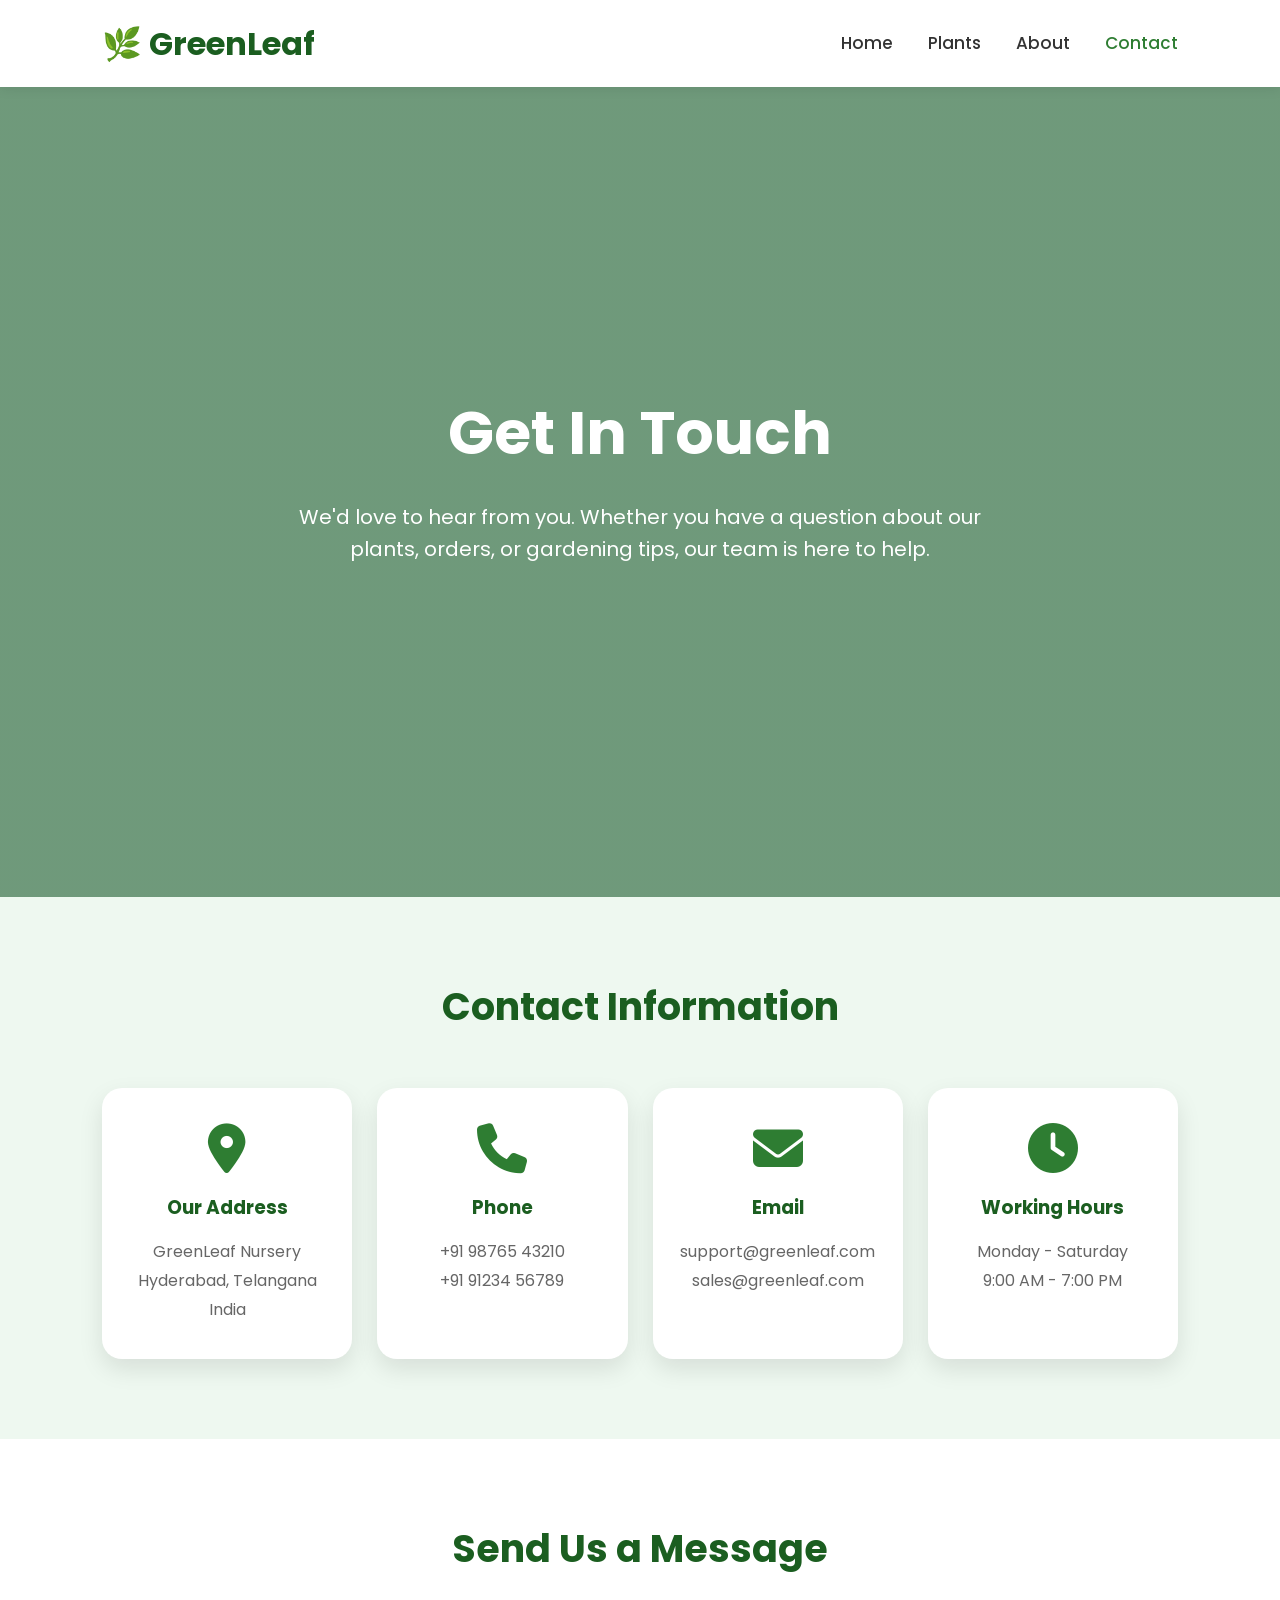
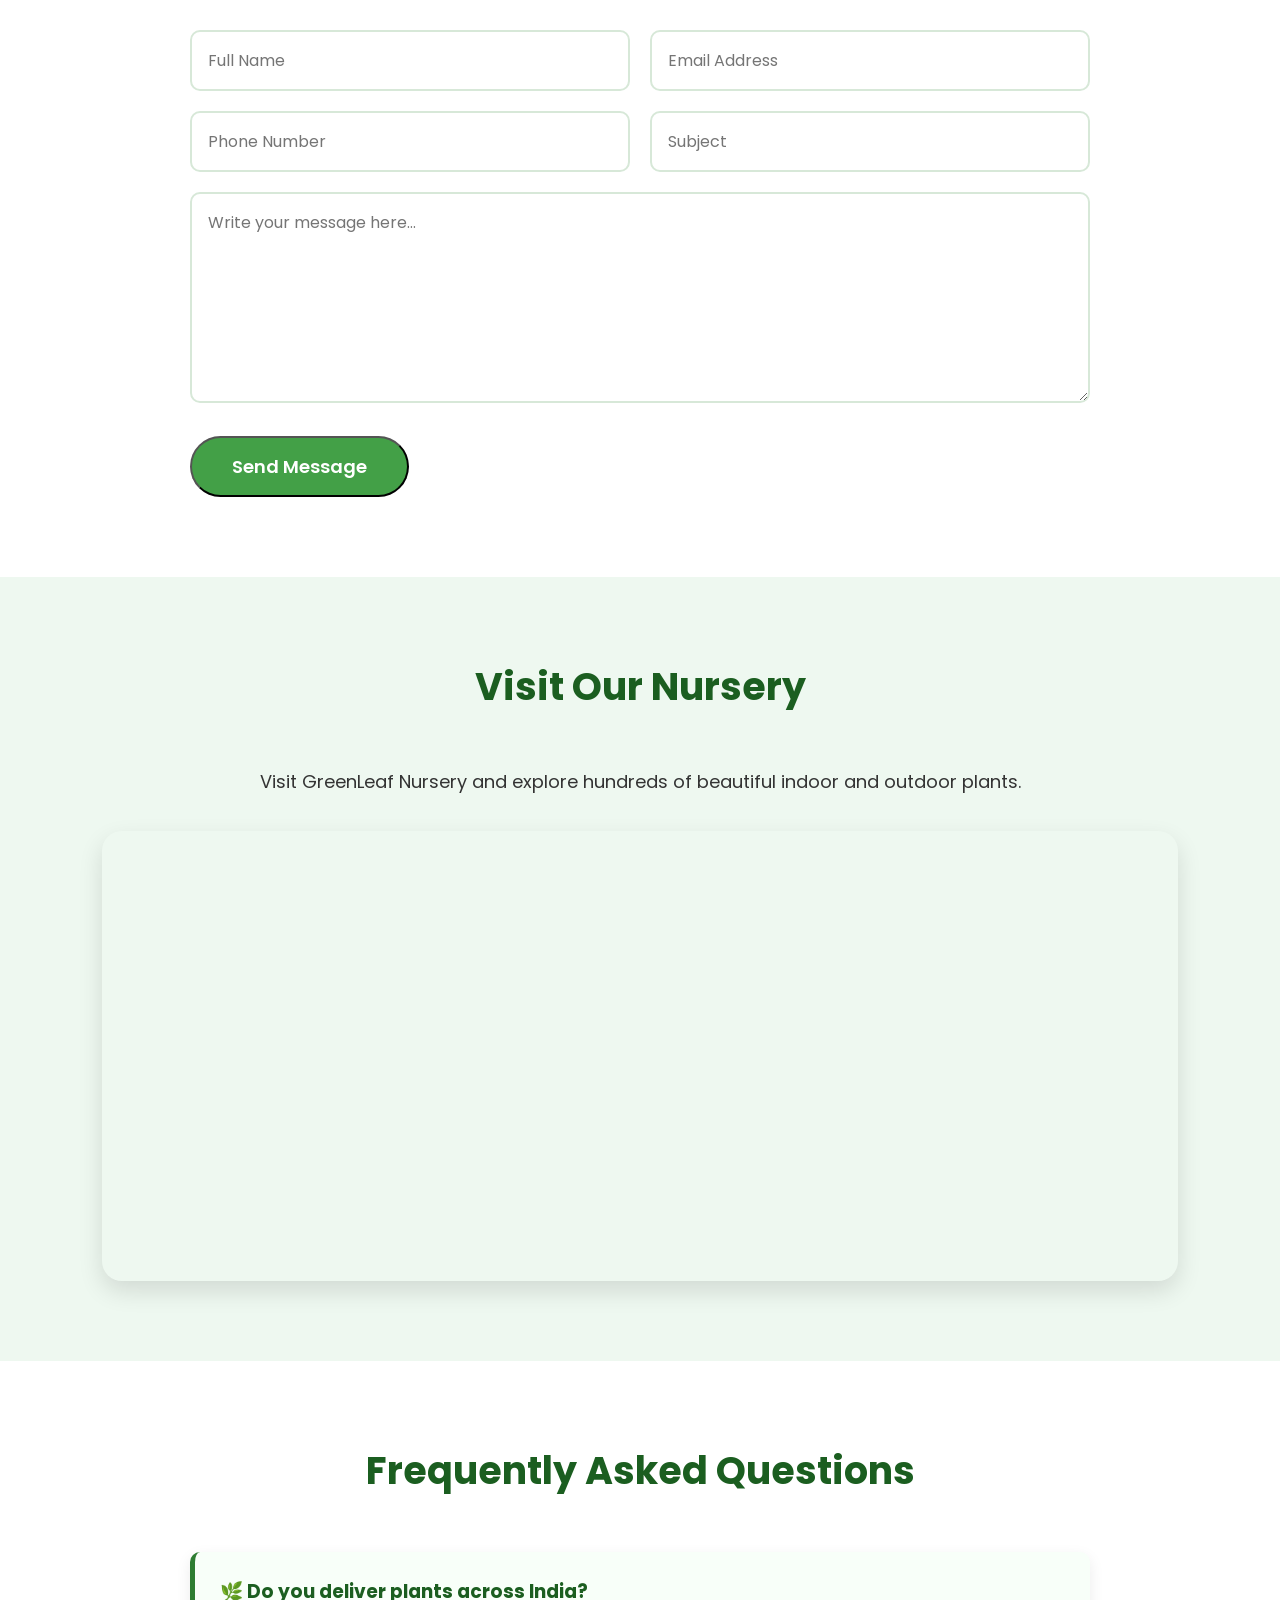
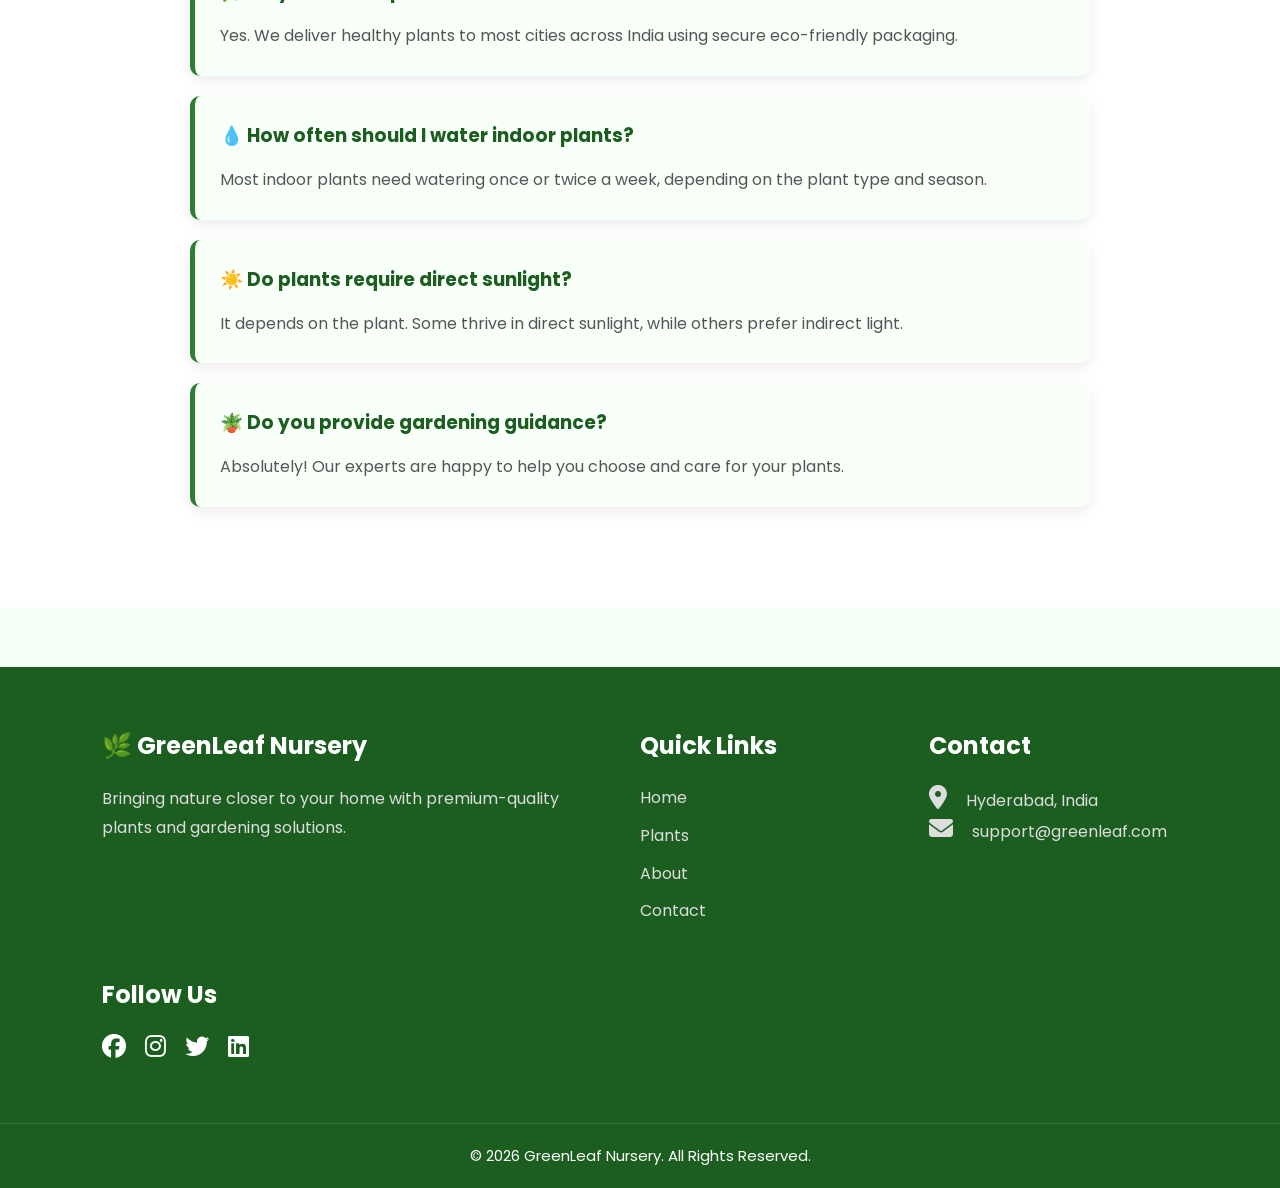
<file: contact.html>
<!DOCTYPE html>
<html lang="en">

<head>

    <meta charset="UTF-8">
    <meta name="viewport" content="width=device-width, initial-scale=1.0">

    <title>Contact Us | GreenLeaf Nursery</title>

    <link rel="stylesheet" href="css/style.css">
    <link rel="stylesheet" href="css/responsive.css">

    <link rel="stylesheet"
    href="https://cdnjs.cloudflare.com/ajax/libs/font-awesome/6.7.2/css/all.min.css">

</head>

<body>

<!-- ================= NAVBAR ================= -->

<header>

    <nav class="navbar">

        <div class="logo">
            🌿 GreenLeaf
        </div>

        <ul class="nav-links">

            <li><a href="index.html">Home</a></li>

            <li><a href="products.html">Plants</a></li>

            <li><a href="about.html">About</a></li>

            <li><a href="contact.html" class="active">Contact</a></li>

        </ul>

        <div class="menu-btn">
            <i class="fa-solid fa-bars"></i>
        </div>

    </nav>

</header>

<!-- ================= HERO ================= -->

<section class="hero">

    <div class="hero-content">

        <h1>Get In Touch</h1>

        <p>

            We'd love to hear from you.
            Whether you have a question about our plants,
            orders, or gardening tips, our team is here to help.

        </p>

    </div>

</section>

<!-- ================= CONTACT INFORMATION ================= -->

<section class="contact-info">

    <h2>Contact Information</h2>

    <div class="contact-info-container">

        <div class="contact-card">

            <i class="fa-solid fa-location-dot"></i>

            <h3>Our Address</h3>

            <p>

                GreenLeaf Nursery<br>
                Hyderabad, Telangana<br>
                India

            </p>

        </div>

        <div class="contact-card">

            <i class="fa-solid fa-phone"></i>

            <h3>Phone</h3>

            <p>

                +91 98765 43210<br>
                +91 91234 56789

            </p>

        </div>

        <div class="contact-card">

            <i class="fa-solid fa-envelope"></i>

            <h3>Email</h3>

            <p>

                support@greenleaf.com<br>
                sales@greenleaf.com

            </p>

        </div>

        <div class="contact-card">

            <i class="fa-solid fa-clock"></i>

            <h3>Working Hours</h3>

            <p>

                Monday - Saturday<br>
                9:00 AM - 7:00 PM

            </p>

        </div>

    </div>

</section>

<!-- ================= CONTACT FORM ================= -->

<section class="contact-form-section">

    <h2>Send Us a Message</h2>

    <div class="contact-form-container">

        <form id="contactForm">

            <div class="form-row">

                <input
                type="text"
                id="name"
                placeholder="Full Name"
                required>

                <input
                type="email"
                id="email"
                placeholder="Email Address"
                required>

            </div>

            <div class="form-row">

                <input
                type="tel"
                id="phone"
                placeholder="Phone Number"
                required>

                <input
                type="text"
                id="subject"
                placeholder="Subject"
                required>

            </div>

            <textarea
            id="message"
            rows="7"
            placeholder="Write your message here..."
            required></textarea>

            <button type="submit" class="btn">

                Send Message

            </button>

        </form>

    </div>

</section>


<!-- ================= LOCATION ================= -->

<section class="location">

    <h2>Visit Our Nursery</h2>

    <p class="location-text">

        Visit GreenLeaf Nursery and explore hundreds of beautiful
        indoor and outdoor plants.

    </p>

    <div class="map-container">

        <iframe
        src="https://www.google.com/maps?q=Hyderabad&output=embed"
        loading="lazy">
        </iframe>

    </div>

</section>

<!-- ================= FAQ ================= -->

<section class="faq">

    <h2>Frequently Asked Questions</h2>

    <div class="faq-container">

        <div class="faq-item">

            <h3>🌿 Do you deliver plants across India?</h3>

            <p>
                Yes. We deliver healthy plants to most cities across India
                using secure eco-friendly packaging.
            </p>

        </div>

        <div class="faq-item">

            <h3>💧 How often should I water indoor plants?</h3>

            <p>
                Most indoor plants need watering once or twice a week,
                depending on the plant type and season.
            </p>

        </div>

        <div class="faq-item">

            <h3>☀️ Do plants require direct sunlight?</h3>

            <p>
                It depends on the plant. Some thrive in direct sunlight,
                while others prefer indirect light.
            </p>

        </div>

        <div class="faq-item">

            <h3>🪴 Do you provide gardening guidance?</h3>

            <p>
                Absolutely! Our experts are happy to help you choose
                and care for your plants.
            </p>

        </div>

    </div>

</section>

<!-- ================= FOOTER ================= -->

<footer>

<div class="footer-container">

<div>

<h3>🌿 GreenLeaf Nursery</h3>

<p>
Bringing nature closer to your home with premium-quality plants and gardening solutions.
</p>

</div>

<div>

<h3>Quick Links</h3>

<a href="index.html">Home</a>
<a href="products.html">Plants</a>
<a href="about.html">About</a>
<a href="contact.html">Contact</a>

</div>

<div>

<h3>Contact</h3>

<p><i class="fa-solid fa-location-dot"></i> Hyderabad, India</p>

<p><i class="fa-solid fa-envelope"></i> support@greenleaf.com</p>

</div>

<div>

<h3>Follow Us</h3>

<i class="fab fa-facebook"></i>
<i class="fab fa-instagram"></i>
<i class="fab fa-twitter"></i>
<i class="fab fa-linkedin"></i>

</div>

</div>

<p class="copyright">

© 2026 GreenLeaf Nursery. All Rights Reserved.

</p>

</footer>

<script src="js/script.js"></script>

</body>

</html>
</file>
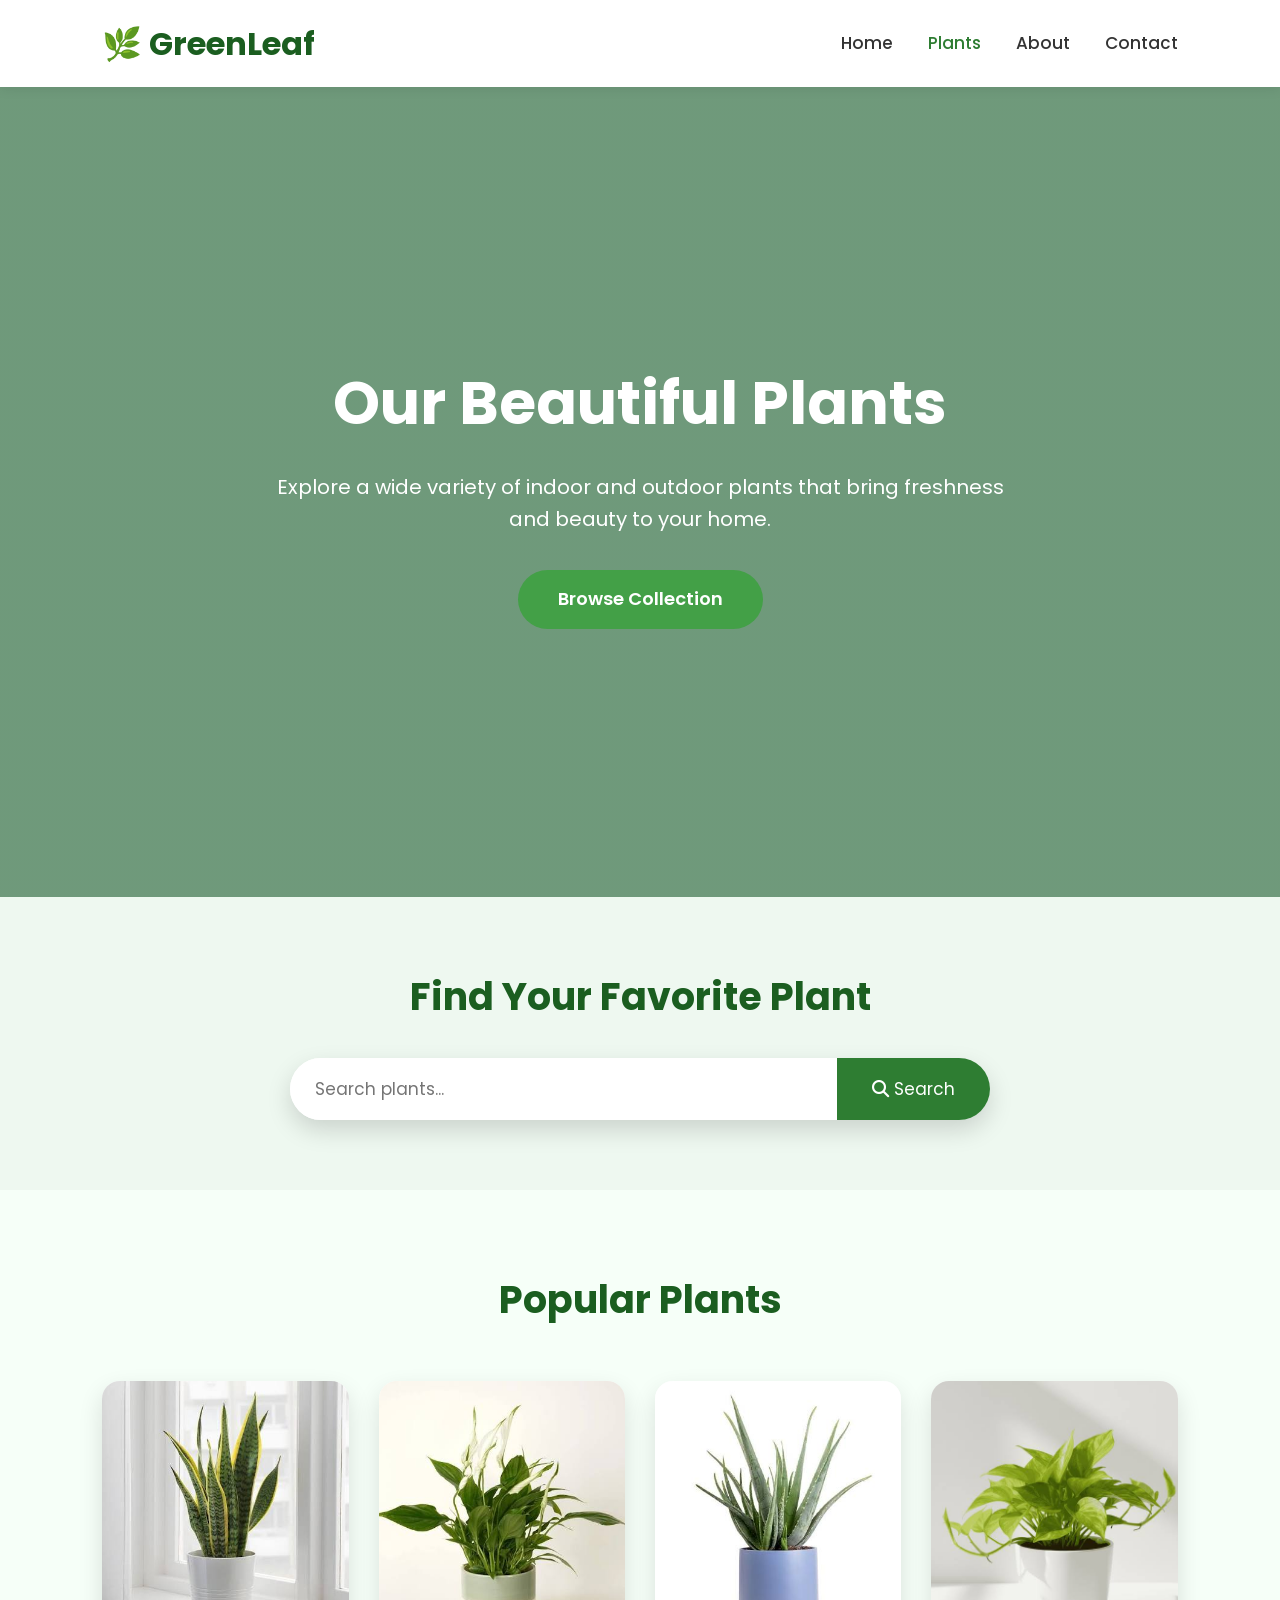
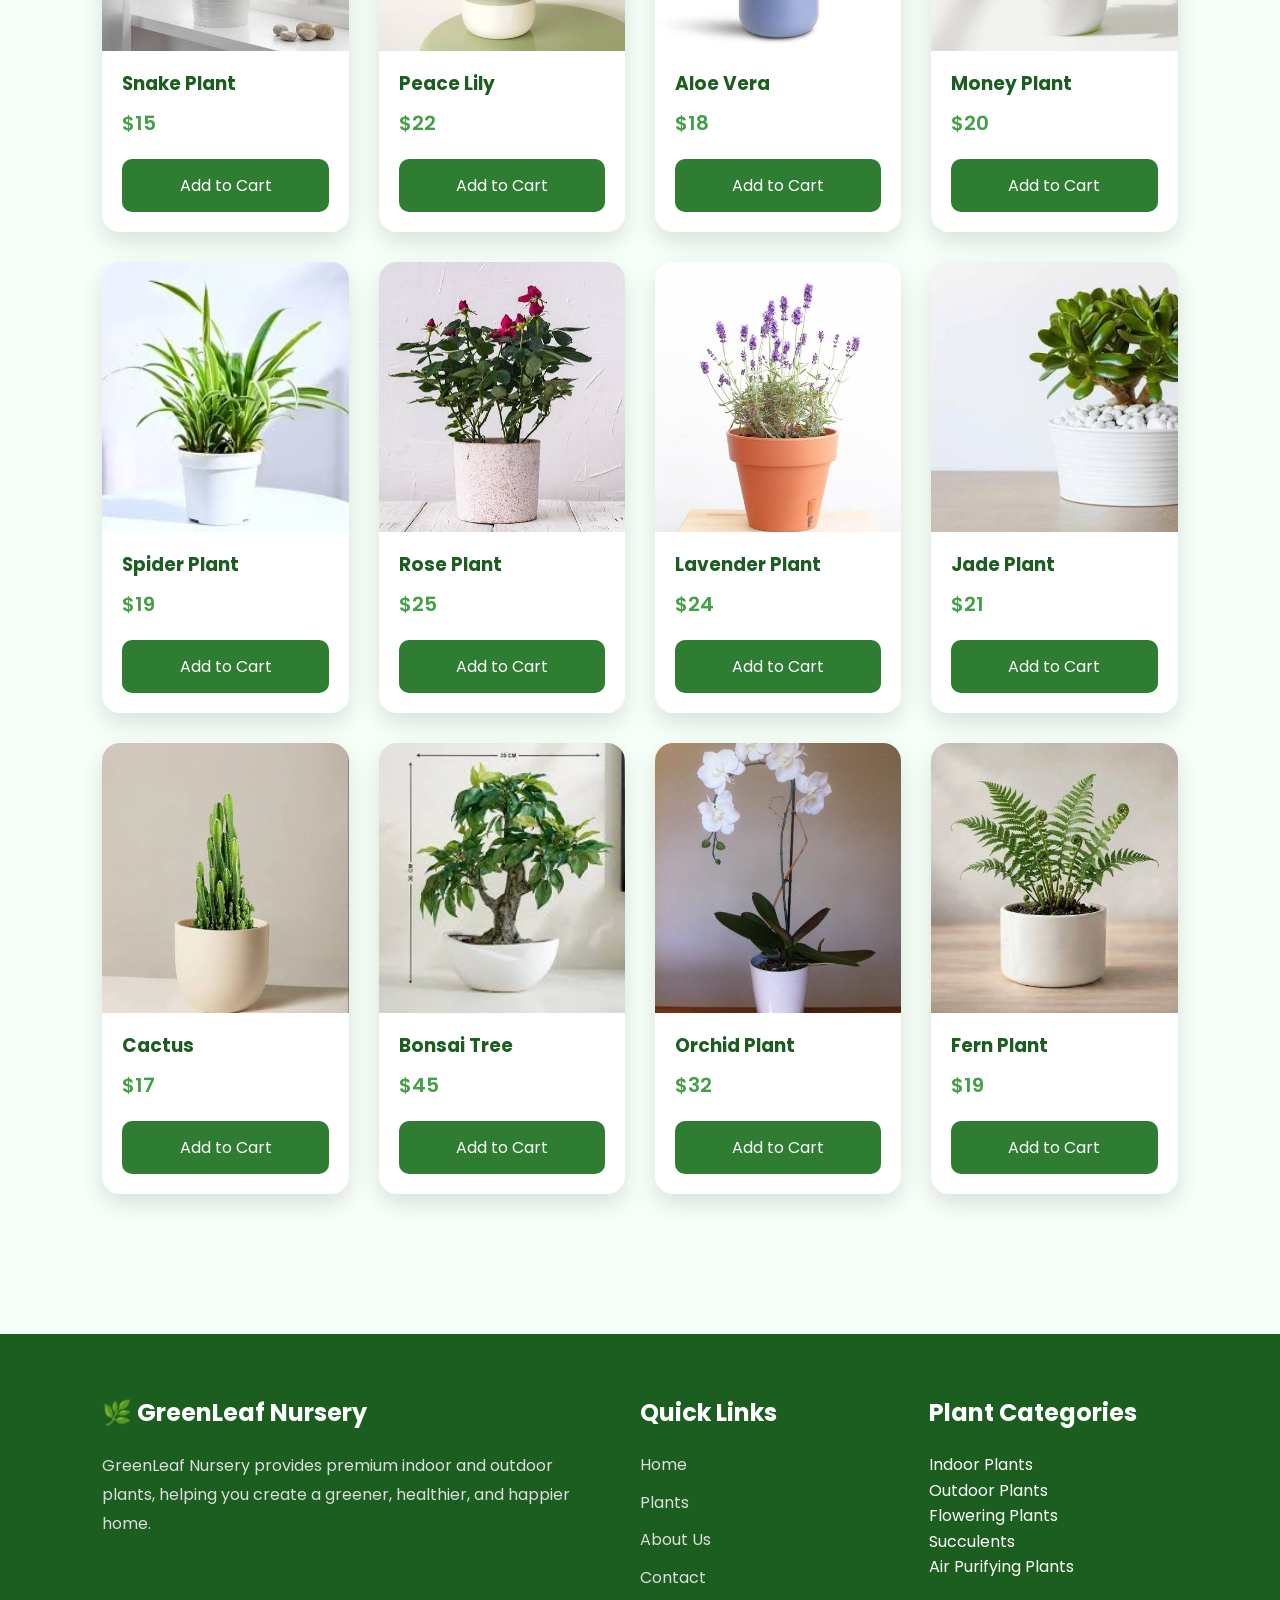
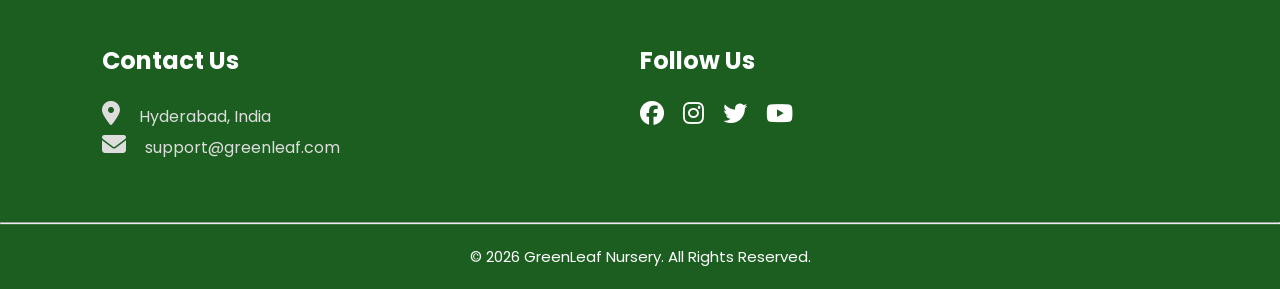
<file: products.html>
<!DOCTYPE html>
<html lang="en">

<head>

    <meta charset="UTF-8">
    <meta name="viewport" content="width=device-width, initial-scale=1.0">

    <title>GreenLeaf Nursery | Plants</title>

    <link rel="stylesheet" href="css/style.css">
    <link rel="stylesheet" href="css/responsive.css">

    <link rel="stylesheet"
    href="https://cdnjs.cloudflare.com/ajax/libs/font-awesome/6.7.2/css/all.min.css">

</head>

<body>

<!-- ================= NAVBAR ================= -->

<header>

<nav class="navbar">

<div class="logo">
🌿 GreenLeaf
</div>

<ul class="nav-links">

<li><a href="index.html">Home</a></li>

<li><a href="products.html" class="active">Plants</a></li>

<li><a href="about.html">About</a></li>

<li><a href="contact.html">Contact</a></li>

</ul>

<div class="menu-btn">
<i class="fa-solid fa-bars"></i>
</div>

</nav>

</header>

<!-- ================= HERO ================= -->

<section class="hero">

<div class="hero-content">

<h1>Our Beautiful Plants</h1>

<p>

Explore a wide variety of indoor and outdoor plants that
bring freshness and beauty to your home.

</p>

<a href="#plants" class="btn">
Browse Collection
</a>

</div>

</section>

<!-- ================= SEARCH ================= -->

<section class="products-search">

<h2>Find Your Favorite Plant</h2>

<div class="search-box">

<input
type="text"
id="searchInput"
placeholder="Search plants...">

<button id="searchBtn">

<i class="fa-solid fa-magnifying-glass"></i>

Search

</button>

</div>

</section>

<!-- ================= PRODUCTS ================= -->

<section class="featured" id="plants">

<h2>Popular Plants</h2>

<div class="plant-grid">

<!-- Card 1 -->

<div class="plant-card">

<img src="images/snake-plant.jfif" alt="Snake Plant">

<h3>Snake Plant</h3>

<p>$15</p>

<button>Add to Cart</button>

</div>

<!-- Card 2 -->

<div class="plant-card">

<img src="images/peace-lily.jfif" alt="Peace Lily">

<h3>Peace Lily</h3>

<p>$22</p>

<button>Add to Cart</button>

</div>

<!-- Card 3 -->

<div class="plant-card">

<img src="images/aloe-vera.jfif" alt="Aloe Vera">

<h3>Aloe Vera</h3>

<p>$18</p>

<button>Add to Cart</button>

</div>

<!-- Card 4 -->

<div class="plant-card">

    <img src="images/money-plant.jfif" alt="Money Plant">

<h3>Money Plant</h3>

<p>$20</p>

<button>Add to Cart</button>

</div>

<!-- Card 5 -->

<div class="plant-card">

<img src="images/spider-plant.jfif" alt="Spider Plant">

<h3>Spider Plant</h3>

<p>$19</p>

<button>Add to Cart</button>

</div>

<!-- Card 6 -->

<div class="plant-card">

    <img src="images/rose-plant.jfif" alt="Rose Plant">

<h3>Rose Plant</h3>

<p>$25</p>

<button>Add to Cart</button>

</div>

<!-- ================= Card 7 ================= -->

<div class="plant-card">

    <img src="images/lavender-plant.jfif" alt="Lavender Plant">

    <h3>Lavender Plant</h3>

    <p>$24</p>

    <button>Add to Cart</button>

</div>

<!-- ================= Card 8 ================= -->

<div class="plant-card">

    <img src="images/jade-plant.jfif" alt="Jade Plant">

    <h3>Jade Plant</h3>

    <p>$21</p>

    <button>Add to Cart</button>

</div>

<!-- ================= Card 9 ================= -->

<div class="plant-card">

    <img src="images/cactus-plant.jfif" alt="Cactus">

    <h3>Cactus</h3>

    <p>$17</p>

    <button>Add to Cart</button>

</div>

<!-- ================= Card 10 ================= -->

<div class="plant-card">

    <img src="images/bonsai-plant.jfif" alt="Bonsai Tree">

    <h3>Bonsai Tree</h3>

    <p>$45</p>

    <button>Add to Cart</button>

</div>

<!-- ================= Card 11 ================= -->

<div class="plant-card">

    <img src="images/orchid-plant.jfif" alt="Orchid Plant">

    <h3>Orchid Plant</h3>

    <p>$32</p>

    <button>Add to Cart</button>

</div>

<!-- ================= Card 12 ================= -->

<div class="plant-card">

    <img src="images/fern-plant.jfif" alt="Fern Plant">

    <h3>Fern Plant</h3>

    <p>$19</p>

    <button>Add to Cart</button>

</div>

</div>

</section>


<!-- ================= FOOTER ================= -->

<footer>

<div class="footer-container">

    <!-- Company -->

    <div class="footer-section">

        <h3>🌿 GreenLeaf Nursery</h3>

        <p>

            GreenLeaf Nursery provides premium indoor and outdoor plants,
            helping you create a greener, healthier, and happier home.

        </p>

    </div>

    <!-- Quick Links -->

    <div class="footer-section">

        <h3>Quick Links</h3>

        <ul>

            <li><a href="index.html">Home</a></li>

            <li><a href="products.html">Plants</a></li>

            <li><a href="about.html">About Us</a></li>

            <li><a href="contact.html">Contact</a></li>

        </ul>

    </div>

    <!-- Categories -->

    <div class="footer-section">

        <h3>Plant Categories</h3>

        <ul>

            <li>Indoor Plants</li>

            <li>Outdoor Plants</li>

            <li>Flowering Plants</li>

            <li>Succulents</li>

            <li>Air Purifying Plants</li>

        </ul>

    </div>

    <!-- Contact -->

    <div class="footer-section">

        <h3>Contact Us</h3>

        <p>

            <i class="fa-solid fa-location-dot"></i>

            Hyderabad, India

        </p>


        <p>

            <i class="fa-solid fa-envelope"></i>

            support@greenleaf.com

        </p>

        

    </div>

    <div>

        <h3>Follow Us</h3>
        
        <i class="fab fa-facebook"></i>
        
        <i class="fab fa-instagram"></i>
        
        <i class="fab fa-twitter"></i>
        
        <i class="fab fa-youtube"></i>
        
        </div>

</div>

<hr>

<div class="footer-bottom">


    <p class="copyright">

        © 2026 GreenLeaf Nursery. All Rights Reserved.
        
        </p>

</div>

</footer>

<script src="js/script.js"></script>

</body>

</html>
</file>
<file: css/style.css>
/* ===========================
   GOOGLE FONT
=========================== */

@import url('https://fonts.googleapis.com/css2?family=Poppins:wght@300;400;500;600;700;800&display=swap');

/* ===========================
   RESET
=========================== */

*{
    margin:0;
    padding:0;
    box-sizing:border-box;
    font-family:'Poppins',sans-serif;
}

html{
    scroll-behavior:smooth;
}

body{
    background:#f6fff8;
    color:#333;
    line-height:1.6;
}

img{
    width:100%;
    display:block;
}

a{
    text-decoration:none;
}

ul{
    list-style:none;
}

section{
    padding:80px 8%;
}

/* ===========================
   NAVBAR
=========================== */

header{
    position:sticky;
    top:0;
    z-index:1000;
    background:#ffffff;
    box-shadow:0 2px 12px rgba(0,0,0,0.08);
}

.navbar{
    display:flex;
    justify-content:space-between;
    align-items:center;
    padding:18px 8%;
}

.logo{
    font-size:32px;
    font-weight:700;
    color:#1b5e20;
}

.nav-links{
    display:flex;
    gap:35px;
}

.nav-links a{
    color:#333;
    font-size:17px;
    font-weight:500;
    transition:.3s;
}

.nav-links a:hover,
.nav-links .active{
    color:#2e7d32;
}

.menu-btn{
    display:none;
    font-size:28px;
    cursor:pointer;
    color:#1b5e20;
}

/* ===========================
   HERO
=========================== */

.hero{

    min-height:90vh;

    display:flex;
    justify-content:center;
    align-items:center;
    text-align:center;

    background:linear-gradient(rgba(0,70,20,.55),
    rgba(0,70,20,.55)),
    url("https://images.unsplash.com/photo-1466692476868-aef1dfb1e735?w=1600");

    background-size:cover;
    background-position:center;
    color:white;
}

.hero-content{
    max-width:750px;
}

.hero h1{

    font-size:60px;
    margin-bottom:20px;
    font-weight:700;
}

.hero p{

    font-size:20px;
    margin-bottom:35px;
}

.btn{

    display:inline-block;
    background:#43a047;
    color:white;
    padding:15px 40px;
    border-radius:50px;
    font-size:18px;
    font-weight:600;
    transition:.3s;
}

.btn:hover{

    background:#2e7d32;
    transform:translateY(-4px);
}

/* ===========================
   SECTION TITLES
=========================== */

section h2{

    text-align:center;
    font-size:38px;
    color:#1b5e20;
    margin-bottom:50px;
}

/* ===========================
   CATEGORIES
=========================== */

.category-container{

    display:grid;
    grid-template-columns:repeat(3,1fr);
    gap:30px;
}

.category-card{

    background:#fff;
    border-radius:20px;
    overflow:hidden;
    box-shadow:0 10px 25px rgba(0,0,0,.12);
    transition:.4s;
}

.category-card:hover{

    transform:translateY(-10px);
}

.category-card img{

    height:250px;
    object-fit:cover;
}

.category-card h3{

    padding:20px;
    text-align:center;
    color:#2e7d32;
    font-size:24px;
}

/* ===========================
   FEATURED PLANTS
=========================== */

.plant-grid{

    display:grid;
    grid-template-columns:repeat(4,1fr);
    gap:30px;
}

.plant-card{

    background:white;
    border-radius:18px;
    overflow:hidden;
    box-shadow:0 10px 25px rgba(0,0,0,.12);
    transition:.4s;
}

.plant-card:hover{

    transform:translateY(-8px);
}

.plant-card img{

    height:270px;
    object-fit:cover;
}

.plant-card h3{

    padding:18px 20px 8px;
    color:#1b5e20;
}

.plant-card p{

    padding:0 20px;
    font-size:20px;
    color:#43a047;
    font-weight:600;
}

.plant-card button{

    width:calc(100% - 40px);
    margin:20px;
    padding:14px;
    border:none;
    border-radius:10px;
    background:#2e7d32;
    color:white;
    font-size:16px;
    cursor:pointer;
    transition:.3s;
}

.plant-card button:hover{

    background:#1b5e20;
}


/* ==========================================
   WHY CHOOSE US SECTION
========================================== */

.why{
    background:#eef8f0;
}

.why-container{
    display:grid;
    grid-template-columns:repeat(3,1fr);
    gap:30px;
    margin-top:50px;
}

.why-container div{
    background:#fff;
    padding:35px 25px;
    border-radius:18px;
    text-align:center;
    box-shadow:0 10px 25px rgba(0,0,0,0.08);
    transition:0.3s;
}

.why-container div:hover{
    transform:translateY(-8px);
    box-shadow:0 15px 35px rgba(0,0,0,0.15);
}

.why-container i{
    font-size:55px;
    color:#2e7d32;
    margin-bottom:20px;
}

.why-container h3{
    color:#1b5e20;
    margin-bottom:15px;
    font-size:24px;
}

.why-container p{
    color:#666;
    font-size:16px;
}


/* ==========================================
   TESTIMONIAL SECTION
========================================== */

.testimonial{
    background:#ffffff;
}

.review-container{
    display:grid;
    grid-template-columns:repeat(3,1fr);
    gap:30px;
}

.review{
    background:#f8fff9;
    padding:30px;
    border-radius:18px;
    text-align:center;
    box-shadow:0 10px 25px rgba(0,0,0,0.08);
    transition:0.3s;
}

.review:hover{
    transform:translateY(-8px);
}

.review p{
    font-size:17px;
    color:#555;
    margin-bottom:20px;
    line-height:1.8;
}

.review h4{
    color:#2e7d32;
    font-size:18px;
}


/* ==========================================
   NEWSLETTER
========================================== */

.newsletter{
    background:linear-gradient(135deg,#2e7d32,#43a047);
    color:white;
    text-align:center;
    border-radius:20px;
    margin:80px 8%;
}

.newsletter h2{
    color:white;
}

.newsletter p{
    font-size:18px;
    margin-bottom:30px;
}

.newsletter form{
    display:flex;
    justify-content:center;
    gap:15px;
    flex-wrap:wrap;
}

.newsletter input{
    width:350px;
    max-width:100%;
    padding:15px;
    border:none;
    border-radius:10px;
    outline:none;
    font-size:16px;
}

.newsletter button{
    padding:15px 30px;
    border:none;
    border-radius:10px;
    background:#ffffff;
    color:#2e7d32;
    font-weight:bold;
    cursor:pointer;
    transition:0.3s;
}

.newsletter button:hover{
    background:#d9f5df;
}


/* ==========================================
   FOOTER
========================================== */

footer{
    background:#1b5e20;
    color:white;
    margin-top:60px;
}

.footer-container{
    display:grid;
    grid-template-columns:2fr 1fr 1fr;
    gap:40px;
    padding:60px 8%;
}

.footer-container h3{
    margin-bottom:20px;
    font-size:24px;
}

.footer-container p{
    color:#ddd;
    line-height:1.8;
}

.footer-container a{
    display:block;
    color:#ddd;
    margin-bottom:12px;
    transition:0.3s;
}

.footer-container a:hover{
    color:#ffffff;
    padding-left:8px;
}

.footer-container i{
    font-size:24px;
    margin-right:15px;
    cursor:pointer;
    transition:0.3s;
}

.footer-container i:hover{
    color:#90ee90;
    transform:scale(1.2);
}

.copyright{
    text-align:center;
    padding:20px;
    border-top:1px solid rgba(255,255,255,0.15);
    font-size:15px;
}


/* ==========================================
   GLOBAL HOVER EFFECTS
========================================== */

button,
.btn{
    transition:0.3s ease;
}

button:hover,
.btn:hover{
    transform:translateY(-3px);
}

.category-card,
.plant-card,
.review,
.why-container div{
    transition:all 0.3s ease;
}


/* ==========================================
   SCROLLBAR (Chrome)
========================================== */

::-webkit-scrollbar{
    width:10px;
}

::-webkit-scrollbar-track{
    background:#eef8f0;
}

::-webkit-scrollbar-thumb{
    background:#43a047;
    border-radius:10px;
}

::-webkit-scrollbar-thumb:hover{
    background:#2e7d32;
}


/* ==========================================
   CONTACT PAGE
========================================== */

.contact-info{
    background:#eef8f0;
}

.contact-info-container{
    display:grid;
    grid-template-columns:repeat(4,1fr);
    gap:25px;
    margin-top:40px;
}

.contact-card{
    background:#fff;
    padding:35px 25px;
    text-align:center;
    border-radius:20px;
    box-shadow:0 10px 25px rgba(0,0,0,.10);
    transition:.3s;
}

.contact-card:hover{
    transform:translateY(-8px);
}

.contact-card i{
    font-size:50px;
    color:#2e7d32;
    margin-bottom:20px;
}

.contact-card h3{
    margin-bottom:15px;
    color:#1b5e20;
}

.contact-card p{
    color:#666;
    line-height:1.8;
}

/* Contact Form */

.contact-form-section{
    background:#ffffff;
}

.contact-form-container{
    max-width:900px;
    margin:auto;
}

.form-row{
    display:grid;
    grid-template-columns:1fr 1fr;
    gap:20px;
    margin-bottom:20px;
}

.contact-form-container input,
.contact-form-container textarea{

    width:100%;
    padding:16px;
    border:2px solid #d7e8d8;
    border-radius:10px;
    font-size:16px;
    outline:none;
}

.contact-form-container input:focus,
.contact-form-container textarea:focus{

    border-color:#2e7d32;
}

.contact-form-container textarea{

    resize:vertical;
    margin-bottom:25px;
}


/* ==========================================
   LOCATION
========================================== */

.location{

background:#eef8f0;
text-align:center;

}

.location-text{

margin-bottom:35px;
font-size:18px;

}

.map-container{

width:100%;
height:450px;
border-radius:20px;
overflow:hidden;
box-shadow:0 10px 25px rgba(0,0,0,.12);

}

.map-container iframe{

width:100%;
height:100%;
border:0;

}

/* ==========================================
   FAQ
========================================== */

.faq{

background:#ffffff;

}

.faq-container{

max-width:900px;
margin:auto;

}

.faq-item{

background:#f8fff9;
padding:25px;
margin-bottom:20px;
border-left:5px solid #2e7d32;
border-radius:10px;
box-shadow:0 5px 15px rgba(0,0,0,.08);

}

.faq-item h3{

margin-bottom:15px;
color:#1b5e20;

}

.faq-item p{

line-height:1.8;
color:#555;

}


/* ===========================
   PRODUCTS SEARCH
=========================== */

.products-search{

    background:#eef8f0;
    text-align:center;
    padding:70px 8%;

}

.products-search h2{

    color:#1b5e20;
    font-size:38px;
    margin-bottom:30px;

}

.search-box{

    max-width:700px;
    margin:auto;

    display:flex;

    background:white;

    border-radius:50px;

    overflow:hidden;

    box-shadow:0 10px 25px rgba(0,0,0,.15);

}

.search-box input{

    flex:1;

    border:none;

    outline:none;

    padding:18px 25px;

    font-size:17px;

}

.search-box button{

    border:none;

    background:#2e7d32;

    color:white;

    padding:18px 35px;

    cursor:pointer;

    font-size:17px;

    transition:.3s;

}

.search-box button:hover{

    background:#1b5e20;

}

.social-links {
    display: flex;
    align-items: center;
    flex-wrap: wrap;
    gap: 15px;
}

.social-links h3 {
    width: 100%;
    margin-bottom: 5px;
}

.social-links a {
    display: inline-flex;
    font-size: 22px;
}
</file>
<file: css/responsive.css>
/* ==========================================
   TABLETS (992px)
========================================== */

@media (max-width:992px){

    .navbar{
        padding:18px 5%;
    }

    section{
        padding:70px 5%;
    }

    .hero h1{
        font-size:48px;
    }

    .hero p{
        font-size:18px;
    }

    .category-container{
        grid-template-columns:repeat(2,1fr);
    }

    .plant-grid{
        grid-template-columns:repeat(2,1fr);
    }

    .why-container{
        grid-template-columns:repeat(2,1fr);
    }

    .review-container{
        grid-template-columns:repeat(2,1fr);
    }

    .footer-container{
        grid-template-columns:1fr 1fr;
    }

}


/* ==========================================
   MOBILE (768px)
========================================== */

@media (max-width:768px){

    .menu-btn{
        display:block;
    }

    .nav-links{

        position:absolute;
        top:80px;
        left:0;

        width:100%;

        background:white;

        display:none;

        flex-direction:column;

        text-align:center;

        box-shadow:0 8px 20px rgba(0,0,0,.15);

        padding:20px 0;

    }

    .nav-links.active{
        display:flex;
    }

    .nav-links li{
        margin:15px 0;
    }

    .hero{
        min-height:70vh;
        padding:60px 20px;
    }

    .hero h1{
        font-size:38px;
    }

    .hero p{
        font-size:17px;
    }

    .btn{
        padding:14px 30px;
    }

    .category-container{
        grid-template-columns:1fr;
    }

    .plant-grid{
        grid-template-columns:1fr;
    }

    .why-container{
        grid-template-columns:1fr;
    }

    .review-container{
        grid-template-columns:1fr;
    }

    .newsletter{
        margin:60px 20px;
        padding:40px 20px;
    }

    .newsletter form{
        flex-direction:column;
    }

    .newsletter input{
        width:100%;
    }

    .newsletter button{
        width:100%;
    }

    .footer-container{
        grid-template-columns:1fr;
        text-align:center;
    }

}


/* ==========================================
   SMALL MOBILE (480px)
========================================== */

@media (max-width:480px){

    .logo{
        font-size:24px;
    }

    section{
        padding:50px 20px;
    }

    h2{
        font-size:30px !important;
    }

    .hero h1{
        font-size:30px;
    }

    .hero p{
        font-size:16px;
    }

    .plant-card img{
        height:220px;
    }

    .category-card img{
        height:220px;
    }

    .review{
        padding:20px;
    }

    .why-container div{
        padding:25px;
    }

}


/* ==========================================
   LARGE DESKTOPS
========================================== */

@media (min-width:1400px){

    .hero h1{
        font-size:72px;
    }

    .hero p{
        font-size:24px;
    }

}


/* About Page */

@media(max-width:768px){

.about-story{

grid-template-columns:1fr;

}

.mission-container{

grid-template-columns:1fr;

}

}


/* Core Values */

@media(max-width:768px){

.values-container{

grid-template-columns:1fr;

}

}


/* Contact Page */

@media(max-width:768px){

.map-container{

height:300px;

}

.location-text{

font-size:16px;

}

}
</file>
